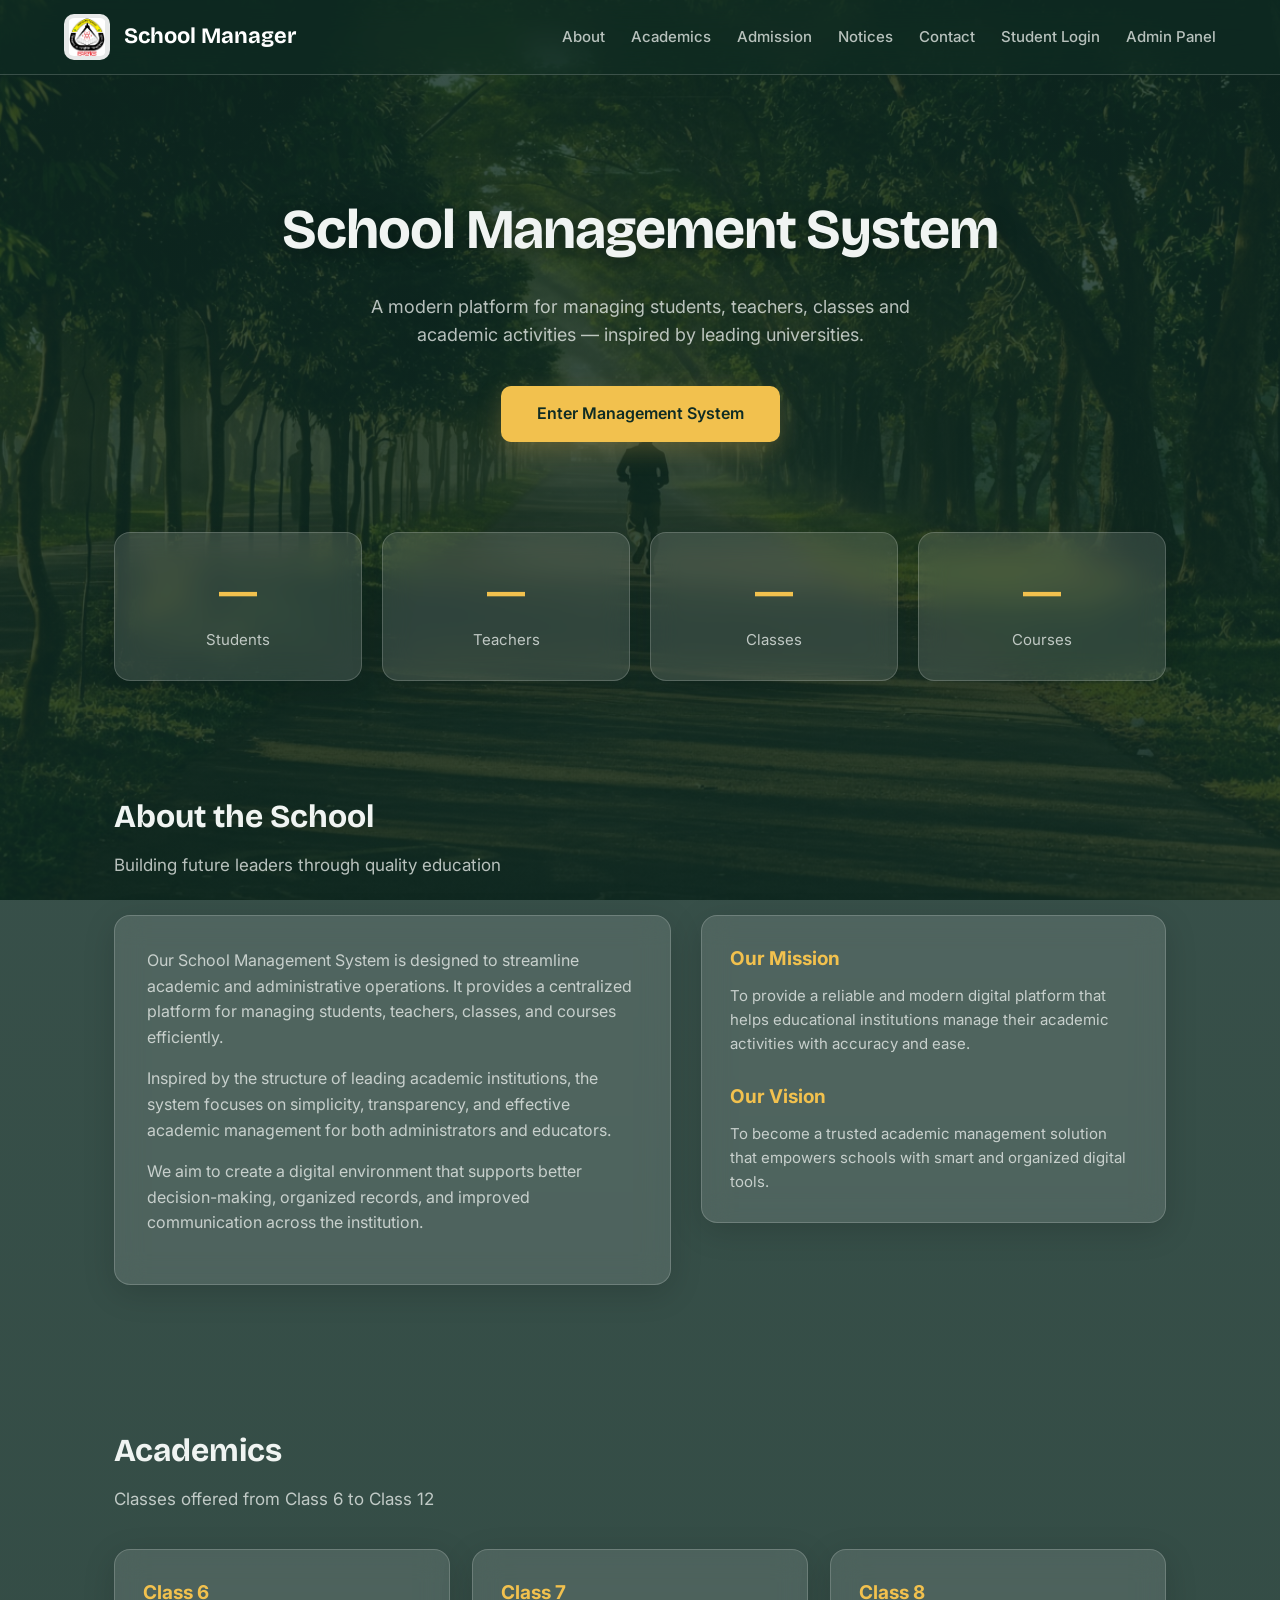
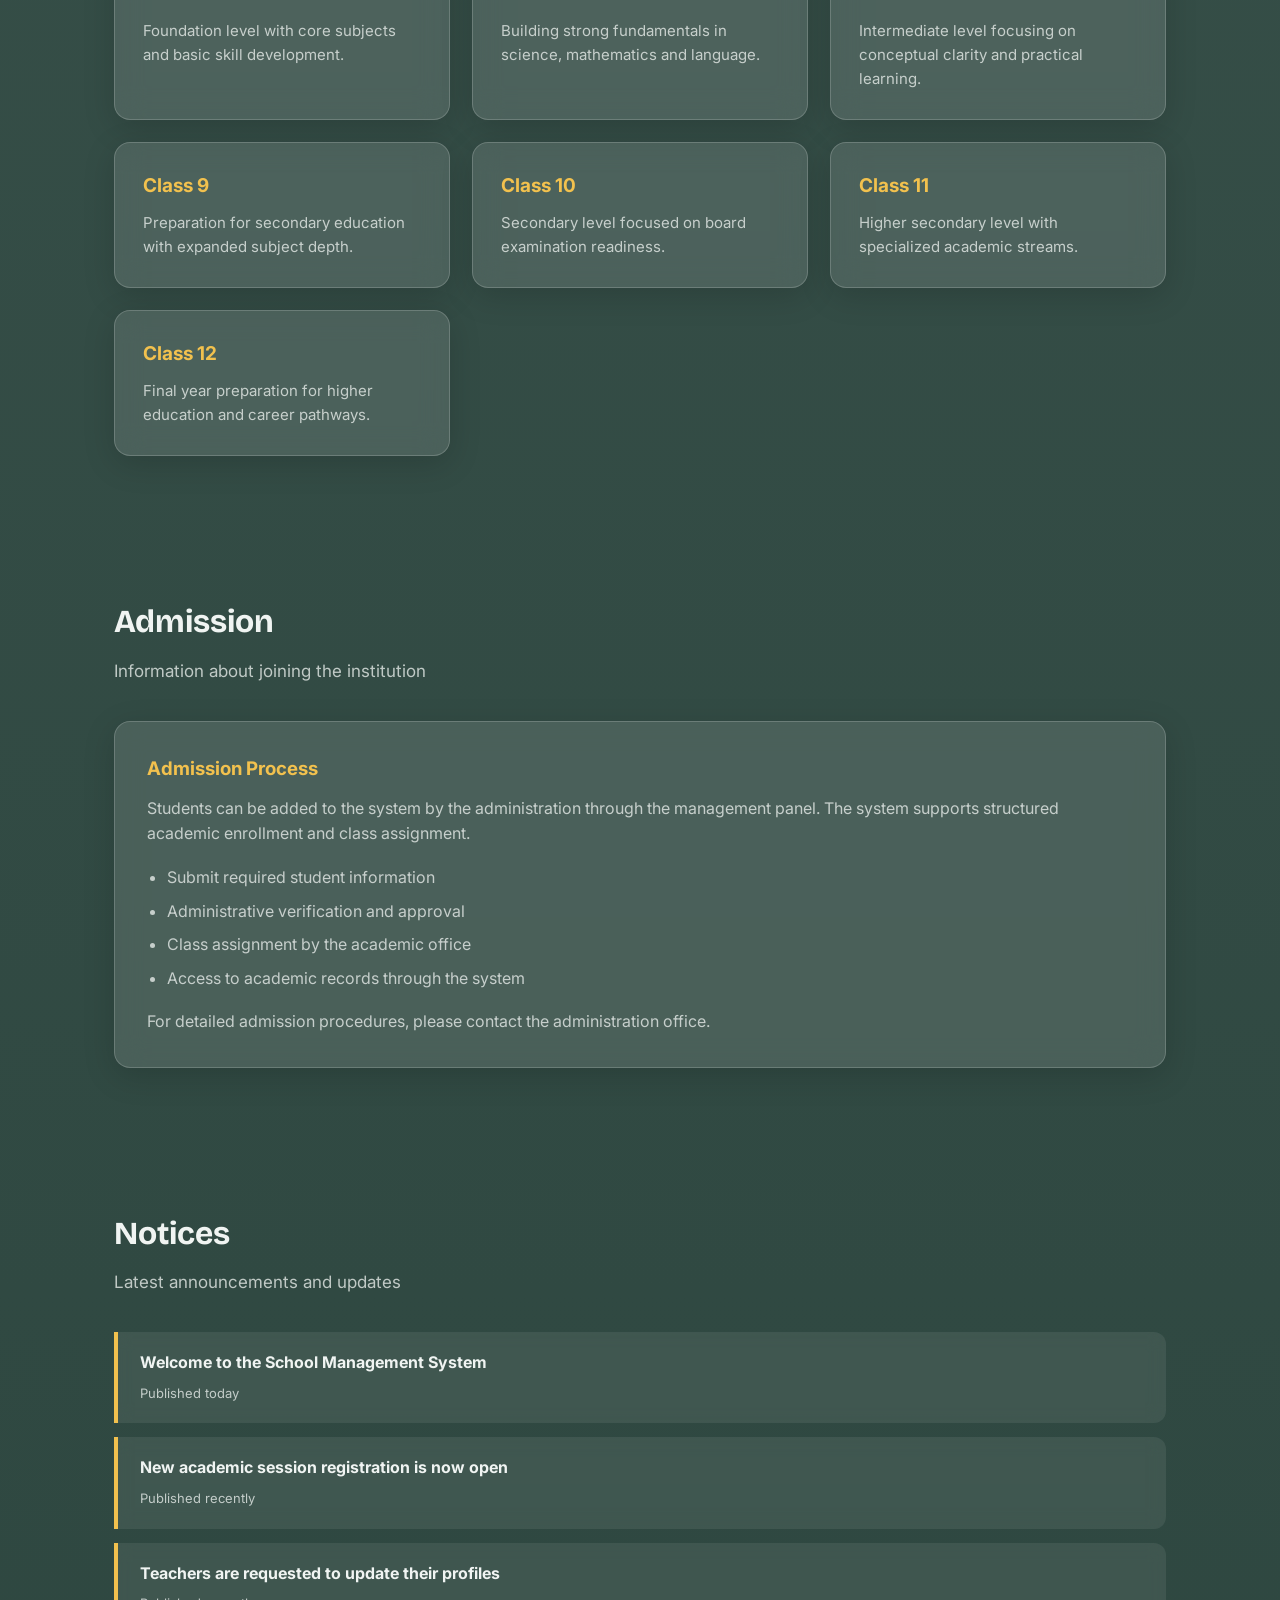
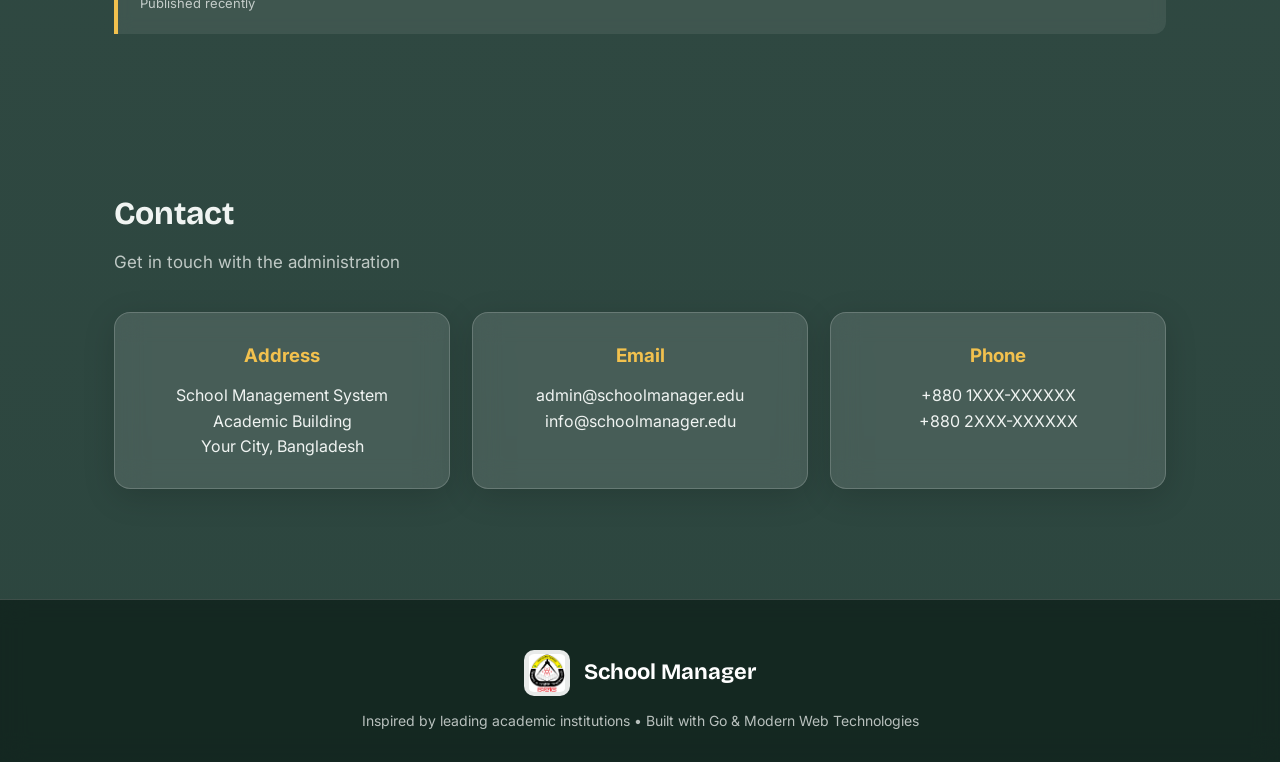
<file: frontend/index.html>
<!DOCTYPE html>
<html lang="en">
<head>
  <meta charset="UTF-8">
  <meta name="viewport" content="width=device-width, initial-scale=1.0">
  <title>School Management System</title>
  <link rel="preconnect" href="https://fonts.googleapis.com">
  <link href="https://fonts.googleapis.com/css2?family=Bricolage+Grotesque:wght@600;700&family=Inter:wght@400;500;600&display=swap" rel="stylesheet">
  <style>
    :root {
      --pine: #0f2c24;
      --pine2: #1a3f34;
      --chalk: #f2c14e;
      --glass: rgba(255, 255, 255, 0.12);
      --glass-border: rgba(255, 255, 255, 0.18);
      --text: #f0f4f2;
      --muted: rgba(240, 244, 242, 0.75);
    }

    * { box-sizing: border-box; margin: 0; padding: 0; }
    
    body {
      font-family: Inter, system-ui, sans-serif;
      color: var(--text);
      line-height: 1.6;
      background: 
        linear-gradient(rgba(15, 44, 36, 0.82), rgba(15, 44, 36, 0.88)),
        url('hero-bg.jpg') center/cover no-repeat fixed;
      min-height: 100vh;
    }

    /* ========== HEADER (Glassy) ========== */
    header {
      background: rgba(15, 44, 36, 0.55);
      backdrop-filter: blur(16px);
      -webkit-backdrop-filter: blur(16px);
      border-bottom: 1px solid var(--glass-border);
      padding: 14px 0;
      position: sticky;
      top: 0;
      z-index: 100;
    }
    .header-inner {
      max-width: 1200px;
      margin: 0 auto;
      padding: 0 24px;
      display: flex;
      justify-content: space-between;
      align-items: center;
    }
    .logo {
      display: flex;
      align-items: center;
      gap: 14px;
      font-family: "Bricolage Grotesque", sans-serif;
      font-weight: 700;
      font-size: 22px;
      color: white;
      text-decoration: none;
    }
    .logo img {
      width: 46px;
      height: 46px;
      object-fit: contain;
      border-radius: 10px;
      background: rgba(255,255,255,0.9);
      padding: 4px;
    }
    nav a {
      color: var(--muted);
      text-decoration: none;
      margin-left: 22px;
      font-size: 15px;
      font-weight: 500;
      transition: 0.2s;
    }
    nav a:hover { color: var(--chalk); }

    /* ========== HERO ========== */
    .hero {
      padding: 110px 24px 90px;
      text-align: center;
    }
    .hero h1 {
      font-family: "Bricolage Grotesque", sans-serif;
      font-size: clamp(34px, 5vw, 56px);
      font-weight: 700;
      letter-spacing: -0.02em;
      margin-bottom: 18px;
      text-shadow: 0 4px 20px rgba(0,0,0,0.3);
    }
    .hero p {
      font-size: 18px;
      color: var(--muted);
      max-width: 620px;
      margin: 0 auto 36px;
    }
    .btn {
      display: inline-block;
      background: var(--chalk);
      color: var(--pine);
      padding: 15px 36px;
      border-radius: 10px;
      text-decoration: none;
      font-weight: 600;
      font-size: 16px;
      transition: 0.25s;
      box-shadow: 0 8px 25px rgba(242, 193, 78, 0.25);
    }
    .btn:hover {
      transform: translateY(-3px);
      box-shadow: 0 12px 30px rgba(242, 193, 78, 0.35);
    }

    /* ========== GLASS CARDS ========== */
    .glass {
      background: var(--glass);
      backdrop-filter: blur(14px);
      -webkit-backdrop-filter: blur(14px);
      border: 1px solid var(--glass-border);
      border-radius: 16px;
      box-shadow: 0 8px 32px rgba(0, 0, 0, 0.15);
    }

    /* Stats */
    .stats {
      max-width: 1100px;
      margin: 0 auto;
      padding: 0 24px 40px;
      display: grid;
      grid-template-columns: repeat(auto-fit, minmax(200px, 1fr));
      gap: 20px;
    }
    .stat-card {
      padding: 28px 24px;
      text-align: center;
    }
    .stat-card h3 {
      font-size: 38px;
      font-weight: 700;
      color: var(--chalk);
      margin-bottom: 6px;
    }
    .stat-card p {
      color: var(--muted);
      font-size: 15px;
    }

    /* Sections */
    section {
      max-width: 1100px;
      margin: 0 auto;
      padding: 70px 24px;
    }
    .section-title {
      font-family: "Bricolage Grotesque", sans-serif;
      font-size: 32px;
      font-weight: 700;
      margin-bottom: 10px;
    }
    .section-sub {
      color: var(--muted);
      margin-bottom: 36px;
      font-size: 17px;
    }

    .cards {
      display: grid;
      grid-template-columns: repeat(auto-fit, minmax(250px, 1fr));
      gap: 22px;
    }
    .card {
      padding: 28px;
      transition: 0.25s;
    }
    .card:hover {
      transform: translateY(-4px);
      border-color: rgba(242, 193, 78, 0.35);
    }
    .card h3 {
      font-size: 19px;
      margin-bottom: 10px;
      color: var(--chalk);
    }
    .card p {
      color: var(--muted);
      font-size: 15px;
    }

    /* About */
    .about-content {
      display: grid;
      grid-template-columns: 1.2fr 1fr;
      gap: 30px;
      align-items: start;
    }
    .about-text p {
      margin-bottom: 16px;
      color: var(--muted);
      font-size: 16px;
    }

    /* Admission & Contact */
    .info-box {
      padding: 32px;
    }
    .info-box ul {
      margin: 18px 0 18px 20px;
      color: var(--muted);
    }
    .info-box li { margin-bottom: 8px; }

    .contact-grid {
      display: grid;
      grid-template-columns: repeat(auto-fit, minmax(240px, 1fr));
      gap: 22px;
    }
    .contact-card {
      padding: 28px;
      text-align: center;
    }
    .contact-card h3 {
      color: var(--chalk);
      margin-bottom: 12px;
    }

    /* Notices */
    .notice-item {
      background: rgba(255,255,255,0.08);
      border-left: 4px solid var(--chalk);
      padding: 18px 22px;
      margin-bottom: 14px;
      border-radius: 0 12px 12px 0;
      backdrop-filter: blur(8px);
    }
    .notice-item h4 { margin-bottom: 4px; }
    .notice-item span {
      font-size: 13px;
      color: var(--muted);
    }

    /* Footer */
    footer {
      background: rgba(10, 28, 22, 0.7);
      backdrop-filter: blur(12px);
      border-top: 1px solid var(--glass-border);
      color: var(--muted);
      padding: 50px 24px 30px;
      text-align: center;
      margin-top: 40px;
    }
    footer .logo {
      justify-content: center;
      margin-bottom: 14px;
    }
    footer p { font-size: 14px; }

    @media (max-width: 800px) {
      .about-content { grid-template-columns: 1fr; }
      nav a { margin-left: 12px; font-size: 13px; }
      .hero { padding: 80px 20px 60px; }
    }
  </style>
</head>
<body>

  <!-- Header -->
  <header>
    <div class="header-inner">
      <a href="#" class="logo">
        <img src="logo.png" alt="Logo" onerror="this.style.display='none'">
        School Manager
      </a>
      <nav>
        <a href="#about">About</a>
        <a href="#academics">Academics</a>
        <a href="#admission">Admission</a>
        <a href="#notices">Notices</a>
        <a href="#contact">Contact</a>
        <a href="login.html">Student Login</a>
        <a href="admin.html">Admin Panel</a>
      </nav>
    </div>
  </header>

  <!-- Hero -->
  <section class="hero">
    <h1>School Management System</h1>
    <p>A modern platform for managing students, teachers, classes and academic activities — inspired by leading universities.</p>
    <a href="admin.html" class="btn">Enter Management System</a>
  </section>

  <!-- Stats -->
  <div class="stats" id="stats">
    <div class="stat-card glass">
      <h3 id="stat-students">—</h3>
      <p>Students</p>
    </div>
    <div class="stat-card glass">
      <h3 id="stat-teachers">—</h3>
      <p>Teachers</p>
    </div>
    <div class="stat-card glass">
      <h3 id="stat-classes">—</h3>
      <p>Classes</p>
    </div>
    <div class="stat-card glass">
      <h3 id="stat-courses">—</h3>
      <p>Courses</p>
    </div>
  </div>

  <!-- About -->
  <section id="about">
    <h2 class="section-title">About the School</h2>
    <p class="section-sub">Building future leaders through quality education</p>
    
    <div class="about-content">
      <div class="about-text glass" style="padding: 32px;">
        <p>
          Our School Management System is designed to streamline academic and administrative operations. 
          It provides a centralized platform for managing students, teachers, classes, and courses efficiently.
        </p>
        <p>
          Inspired by the structure of leading academic institutions, the system focuses on simplicity, 
          transparency, and effective academic management for both administrators and educators.
        </p>
        <p>
          We aim to create a digital environment that supports better decision-making, organized records, 
          and improved communication across the institution.
        </p>
      </div>
      <div class="card glass">
        <h3>Our Mission</h3>
        <p>To provide a reliable and modern digital platform that helps educational institutions manage their academic activities with accuracy and ease.</p>
        <br>
        <h3>Our Vision</h3>
        <p>To become a trusted academic management solution that empowers schools with smart and organized digital tools.</p>
      </div>
    </div>
  </section>

<!-- Academics -->
<section id="academics">
  <h2 class="section-title">Academics</h2>
  <p class="section-sub">Classes offered from Class 6 to Class 12</p>
  
  <div class="cards">
    <a href="class.html?class=6" class="card glass" style="text-decoration:none; color:inherit;">
      <h3>Class 6</h3>
      <p>Foundation level with core subjects and basic skill development.</p>
    </a>
    <a href="class.html?class=7" class="card glass" style="text-decoration:none; color:inherit;">
      <h3>Class 7</h3>
      <p>Building strong fundamentals in science, mathematics and language.</p>
    </a>
    <a href="class.html?class=8" class="card glass" style="text-decoration:none; color:inherit;">
      <h3>Class 8</h3>
      <p>Intermediate level focusing on conceptual clarity and practical learning.</p>
    </a>
    <a href="class.html?class=9" class="card glass" style="text-decoration:none; color:inherit;">
      <h3>Class 9</h3>
      <p>Preparation for secondary education with expanded subject depth.</p>
    </a>
    <a href="class.html?class=10" class="card glass" style="text-decoration:none; color:inherit;">
      <h3>Class 10</h3>
      <p>Secondary level focused on board examination readiness.</p>
    </a>
    <a href="class.html?class=11" class="card glass" style="text-decoration:none; color:inherit;">
      <h3>Class 11</h3>
      <p>Higher secondary level with specialized academic streams.</p>
    </a>
    <a href="class.html?class=12" class="card glass" style="text-decoration:none; color:inherit;">
      <h3>Class 12</h3>
      <p>Final year preparation for higher education and career pathways.</p>
    </a>
  </div>
</section>

  <!-- Admission -->
  <section id="admission">
    <h2 class="section-title">Admission</h2>
    <p class="section-sub">Information about joining the institution</p>
    <div class="info-box glass">
      <h3 style="color:var(--chalk); margin-bottom:12px;">Admission Process</h3>
      <p style="color:var(--muted); margin-bottom:16px;">
        Students can be added to the system by the administration through the management panel. 
        The system supports structured academic enrollment and class assignment.
      </p>
      <ul>
        <li>Submit required student information</li>
        <li>Administrative verification and approval</li>
        <li>Class assignment by the academic office</li>
        <li>Access to academic records through the system</li>
      </ul>
      <p style="color:var(--muted);">
        For detailed admission procedures, please contact the administration office.
      </p>
    </div>
  </section>

  <!-- Notices -->
  <section id="notices">
    <h2 class="section-title">Notices</h2>
    <p class="section-sub">Latest announcements and updates</p>
    <div class="notice-item">
      <h4>Welcome to the School Management System</h4>
      <span>Published today</span>
    </div>
    <div class="notice-item">
      <h4>New academic session registration is now open</h4>
      <span>Published recently</span>
    </div>
    <div class="notice-item">
      <h4>Teachers are requested to update their profiles</h4>
      <span>Published recently</span>
    </div>
  </section>

  <!-- Contact -->
  <section id="contact">
    <h2 class="section-title">Contact</h2>
    <p class="section-sub">Get in touch with the administration</p>
    <div class="contact-grid">
      <div class="contact-card glass">
        <h3>Address</h3>
        <p>School Management System<br>Academic Building<br>Your City, Bangladesh</p>
      </div>
      <div class="contact-card glass">
        <h3>Email</h3>
        <p>admin@schoolmanager.edu<br>info@schoolmanager.edu</p>
      </div>
      <div class="contact-card glass">
        <h3>Phone</h3>
        <p>+880 1XXX-XXXXXX<br>+880 2XXX-XXXXXX</p>
      </div>
    </div>
  </section>

  <!-- Footer -->
  <footer>
    <div class="logo">
      <img src="logo.png" alt="Logo" onerror="this.style.display='none'">
      School Manager
    </div>
    <p>Inspired by leading academic institutions • Built with Go & Modern Web Technologies</p>
  </footer>

  <script>
    async function loadStats() {
      try {
        const res = await fetch("http://localhost:8080/api/stats");
        if (!res.ok) return;
        const data = await res.json();
        document.getElementById("stat-students").textContent = data.total_students || 0;
        document.getElementById("stat-teachers").textContent = data.teachers || 0;
        document.getElementById("stat-classes").textContent = data.total_classes || 0;
        document.getElementById("stat-courses").textContent = data.total_courses || 0;
      } catch (err) {
        console.log("Backend not running");
      }
    }
    loadStats();
  </script>
</body>
</html>
</file>
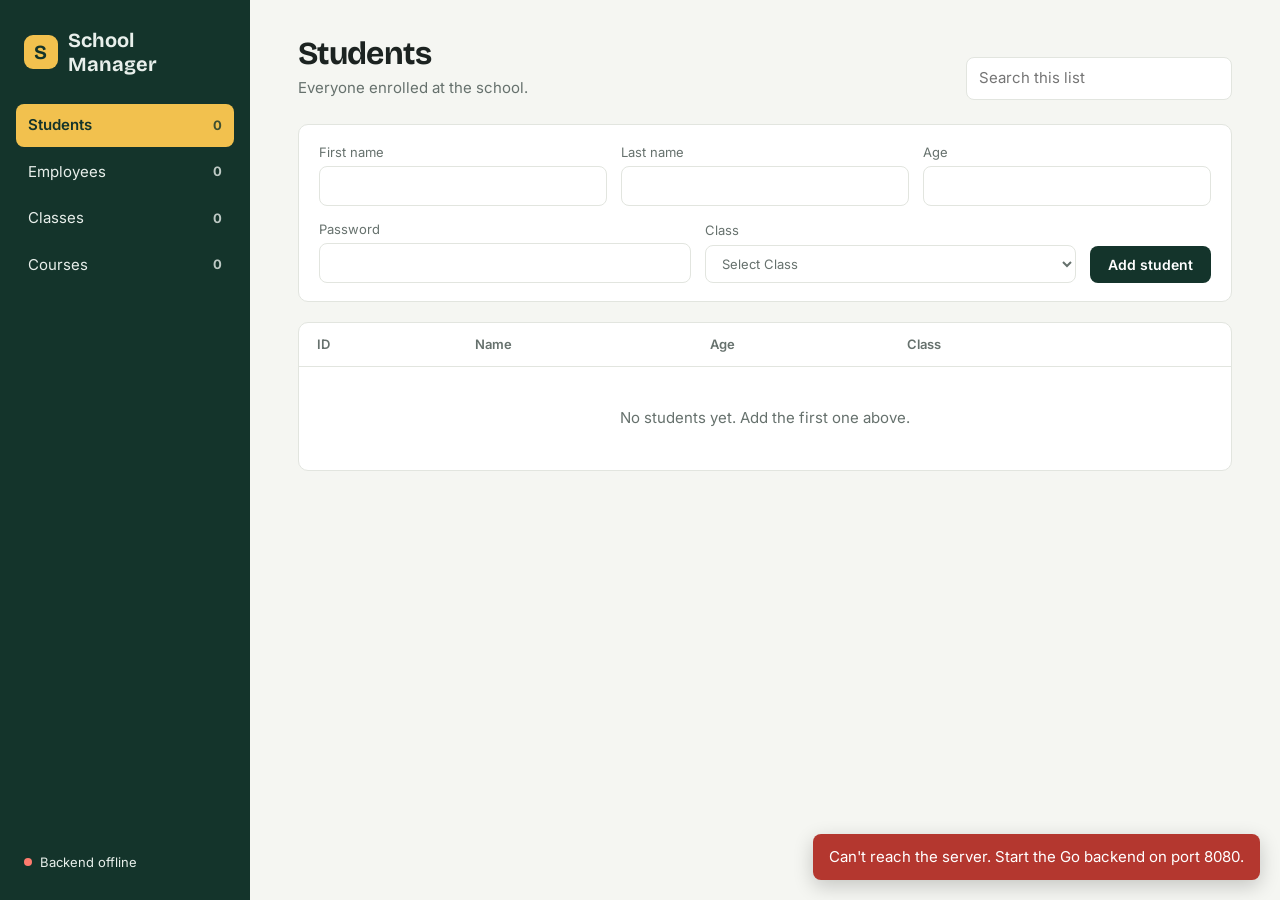
<file: frontend/admin.html>
<!DOCTYPE html>
<html lang="en">
<head>
  <meta charset="UTF-8">
  <meta name="viewport" content="width=device-width, initial-scale=1.0">
  <title>School Management System</title>
  <link rel="preconnect" href="https://fonts.googleapis.com">
  <link href="https://fonts.googleapis.com/css2?family=Bricolage+Grotesque:wght@600;700&family=Inter:wght@400;500;600&display=swap" rel="stylesheet">
  <link rel="stylesheet" href="style.css">
</head>
<body>
  <aside class="side">
    <div class="brand"><span class="mark">S</span>School Manager</div>
    <nav id="nav" aria-label="Sections"></nav>
    <p class="status" id="status">Connecting…</p>
  </aside>
  <main>
    <header class="top">
      <div>
        <h1 id="title"></h1>
        <p id="sub"></p>
      </div>
      <input id="search" type="search" placeholder="Search this list" aria-label="Search this list">
    </header>
    <form id="form" class="card"></form>
    <div class="card table-wrap">
      <table>
        <thead id="thead"></thead>
        <tbody id="tbody"></tbody>
      </table>
      <div id="empty" class="empty" hidden></div>
    </div>
  </main>
  <div id="toasts" aria-live="polite"></div>
  <script src="app.js"></script>
</body>
</html>
</file>
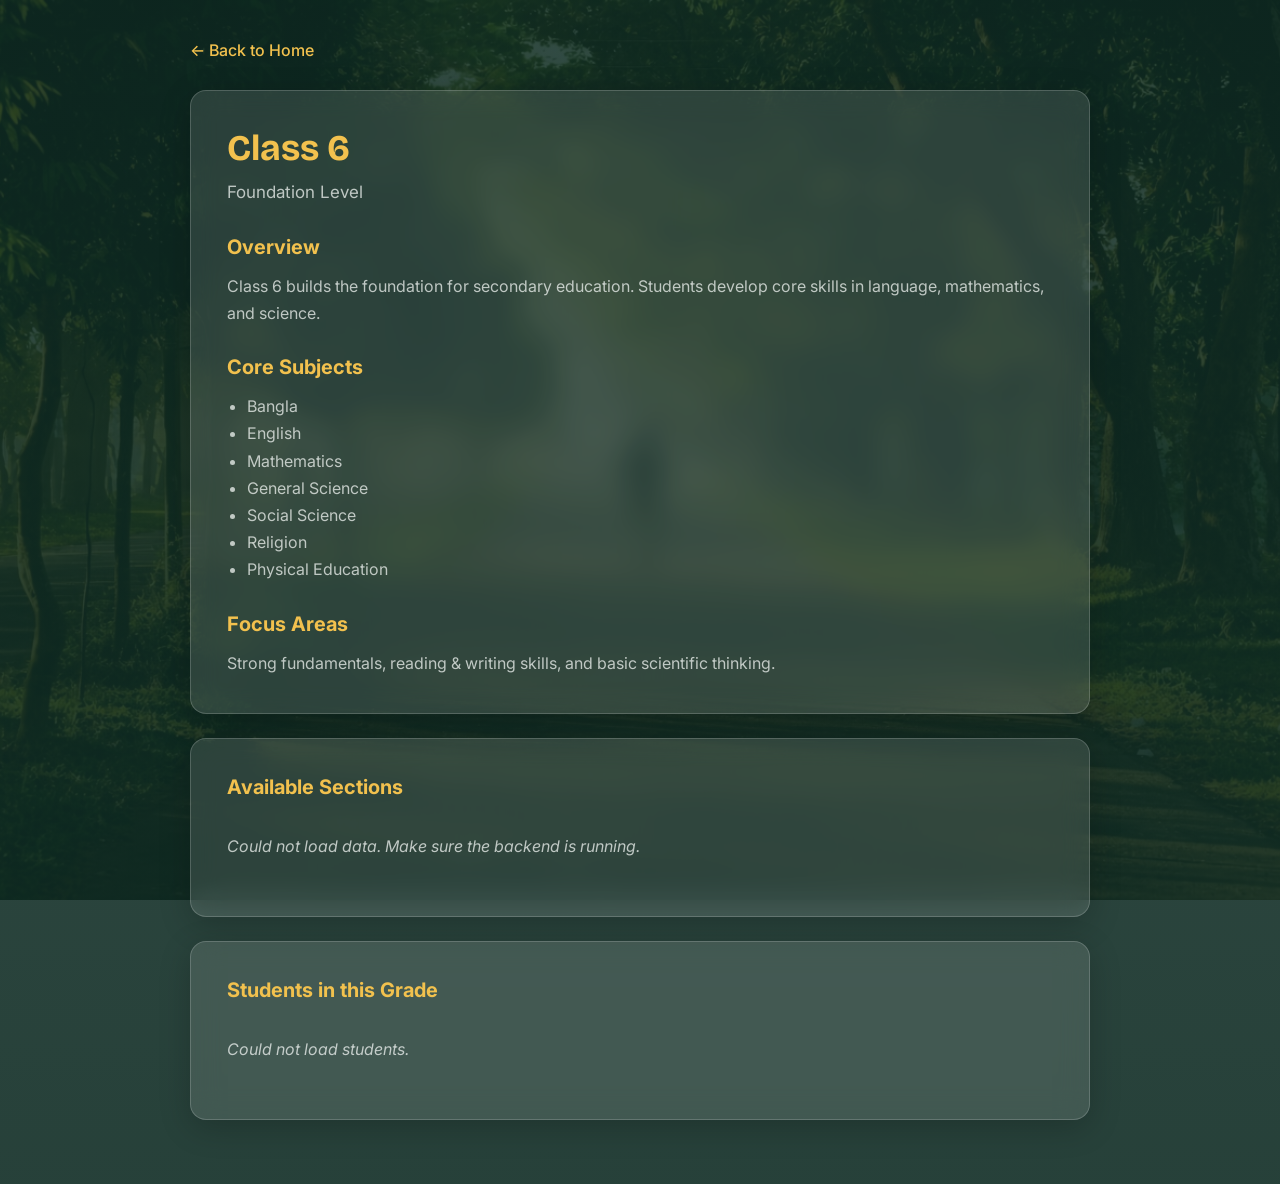
<file: frontend/class.html>
<!DOCTYPE html>
<html lang="en">
<head>
  <meta charset="UTF-8">
  <meta name="viewport" content="width=device-width, initial-scale=1.0">
  <title>Class Information</title>
  <link href="https://fonts.googleapis.com/css2?family=Bricolage+Grotesque:wght@600;700&family=Inter:wght@400;500;600&display=swap" rel="stylesheet">
  <style>
    :root {
      --pine: #0f2c24;
      --chalk: #f2c14e;
      --glass: rgba(255, 255, 255, 0.12);
      --glass-border: rgba(255, 255, 255, 0.18);
      --text: #f0f4f2;
      --muted: rgba(240, 244, 242, 0.75);
    }
    * { box-sizing: border-box; margin: 0; padding: 0; }
    body {
      font-family: Inter, system-ui, sans-serif;
      color: var(--text);
      min-height: 100vh;
      background: linear-gradient(rgba(15,44,36,0.85), rgba(15,44,36,0.9)),
                  url('hero-bg.jpg') center/cover no-repeat fixed;
      padding: 40px 20px;
    }
    .container { max-width: 900px; margin: 0 auto; }
    .back {
      display: inline-block;
      color: var(--chalk);
      text-decoration: none;
      margin-bottom: 30px;
      font-weight: 500;
    }
    .card {
      background: var(--glass);
      backdrop-filter: blur(14px);
      border: 1px solid var(--glass-border);
      border-radius: 16px;
      padding: 36px;
      margin-bottom: 24px;
      box-shadow: 0 8px 32px rgba(0,0,0,0.2);
    }
    h1 {
      font-family: "Bricolage Grotesque", sans-serif;
      font-size: 36px;
      margin-bottom: 8px;
      color: var(--chalk);
    }
    .subtitle {
      color: var(--muted);
      margin-bottom: 28px;
      font-size: 17px;
    }
    h2 {
      font-size: 20px;
      margin: 28px 0 14px;
      color: var(--chalk);
    }
    p, li { color: var(--muted); line-height: 1.7; }
    ul { margin-left: 20px; margin-bottom: 10px; }

    table {
      width: 100%;
      border-collapse: collapse;
      margin-top: 12px;
    }
    th, td {
      padding: 12px 14px;
      text-align: left;
      border-bottom: 1px solid rgba(255,255,255,0.1);
    }
    th {
      color: var(--chalk);
      font-size: 14px;
    }
    td { font-size: 15px; }
    .empty {
      color: var(--muted);
      padding: 20px 0;
      font-style: italic;
    }
    .badge {
      display: inline-block;
      background: rgba(242, 193, 78, 0.15);
      color: var(--chalk);
      padding: 4px 10px;
      border-radius: 20px;
      font-size: 13px;
      margin-right: 8px;
    }
  </style>
</head>
<body>
  <div class="container">
    <a href="index.html" class="back">← Back to Home</a>

    <div class="card">
      <h1 id="classTitle">Class</h1>
      <p class="subtitle" id="classSubtitle">Loading information...</p>

      <h2>Overview</h2>
      <p id="classOverview"></p>

      <h2>Core Subjects</h2>
      <ul id="classSubjects"></ul>

      <h2>Focus Areas</h2>
      <p id="classFocus"></p>
    </div>

    <!-- Real Classes from Backend -->
    <div class="card">
      <h2 style="margin-top:0;">Available Sections</h2>
      <div id="sectionsList">
        <p class="empty">Loading classes...</p>
      </div>
    </div>

    <!-- Students List -->
    <div class="card">
      <h2 style="margin-top:0;">Students in this Grade</h2>
      <div id="studentsList">
        <p class="empty">Loading students...</p>
      </div>
    </div>
  </div>

  <script>
    const API = "http://localhost:8080/api";

    // Static info for each grade
    const classInfo = {
      "6": {
        title: "Class 6",
        subtitle: "Foundation Level",
        overview: "Class 6 builds the foundation for secondary education. Students develop core skills in language, mathematics, and science.",
        subjects: ["Bangla", "English", "Mathematics", "General Science", "Social Science", "Religion", "Physical Education"],
        focus: "Strong fundamentals, reading & writing skills, and basic scientific thinking."
      },
      "7": {
        title: "Class 7",
        subtitle: "Developing Fundamentals",
        overview: "Class 7 strengthens concepts and introduces more advanced topics across major subjects.",
        subjects: ["Bangla", "English", "Mathematics", "General Science", "Social Science", "Religion", "ICT"],
        focus: "Conceptual clarity, problem-solving, and introduction to technology."
      },
      "8": {
        title: "Class 8",
        subtitle: "Intermediate Level",
        overview: "Class 8 prepares students for secondary education with deeper understanding of core subjects.",
        subjects: ["Bangla", "English", "Mathematics", "Science", "Bangladesh & Global Studies", "Religion", "ICT"],
        focus: "Analytical thinking and practical knowledge."
      },
      "9": {
        title: "Class 9",
        subtitle: "Secondary Foundation",
        overview: "Class 9 marks the beginning of secondary education and preparation for board exams.",
        subjects: ["Bangla", "English", "Mathematics", "Physics", "Chemistry", "Biology", "Higher Math / Accounting", "ICT"],
        focus: "Subject specialization and academic discipline."
      },
      "10": {
        title: "Class 10",
        subtitle: "SSC Preparation",
        overview: "Class 10 focuses on Secondary School Certificate (SSC) examination preparation.",
        subjects: ["Bangla", "English", "Mathematics", "Physics", "Chemistry", "Biology", "Higher Math / Business", "ICT"],
        focus: "Board exam readiness and strong performance in core subjects."
      },
      "11": {
        title: "Class 11",
        subtitle: "Higher Secondary - First Year",
        overview: "Class 11 is the first year of higher secondary where students choose specialized streams.",
        subjects: ["Subjects according to group (Science / Commerce / Arts)"],
        focus: "Stream specialization and university preparation."
      },
      "12": {
        title: "Class 12",
        subtitle: "Higher Secondary - Final Year",
        overview: "Class 12 is the final year focused on HSC examination and higher studies preparation.",
        subjects: ["Advanced subjects according to chosen group"],
        focus: "HSC excellence and career guidance."
      }
    };

    // Get grade from URL
    const params = new URLSearchParams(window.location.search);
    const grade = params.get("class") || "6";
    const info = classInfo[grade] || classInfo["6"];

    // Fill static info
    document.getElementById("classTitle").textContent = info.title;
    document.getElementById("classSubtitle").textContent = info.subtitle;
    document.getElementById("classOverview").textContent = info.overview;
    document.getElementById("classFocus").textContent = info.focus;

    const subjectsList = document.getElementById("classSubjects");
    info.subjects.forEach(sub => {
      const li = document.createElement("li");
      li.textContent = sub;
      subjectsList.appendChild(li);
    });

    // Load real data from backend
    async function loadRealData() {
      try {
        // 1. Get classes of this grade
        const classRes = await fetch(`${API}/classes/grade/${grade}`);
        const gradeClasses = await classRes.json() || [];

        // 2. Get all students and employees
        const [stuRes, empRes] = await Promise.all([
          fetch(`${API}/students`),
          fetch(`${API}/employees`)
        ]);
        const allStudents = await stuRes.json() || [];
        const allEmployees = await empRes.json() || [];

        // Show sections
        const sectionsDiv = document.getElementById("sectionsList");
        if (gradeClasses.length === 0) {
          sectionsDiv.innerHTML = `<p class="empty">No sections created yet for Class ${grade}. Please add from Admin Panel.</p>`;
        } else {
          let html = `<table>
            <thead>
              <tr>
                <th>Section Name</th>
                <th>Teacher</th>
                <th>Total Students</th>
              </tr>
            </thead>
            <tbody>`;

          gradeClasses.forEach(cl => {
            const teacher = allEmployees.find(e => e.id === cl.teacher_id);
            const teacherName = teacher ? teacher.name : "Not assigned";
            html += `
              <tr>
                <td>${cl.name}</td>
                <td>${teacherName}</td>
                <td>${(cl.student_ids || []).length}</td>
              </tr>`;
          });

          html += `</tbody></table>`;
          sectionsDiv.innerHTML = html;
        }

        // Show students of this grade
        const studentIds = new Set();
        gradeClasses.forEach(cl => {
          (cl.student_ids || []).forEach(id => studentIds.add(id));
        });

        const gradeStudents = allStudents.filter(s => studentIds.has(s.id));

        const studentsDiv = document.getElementById("studentsList");
        if (gradeStudents.length === 0) {
          studentsDiv.innerHTML = `<p class="empty">No students assigned to Class ${grade} yet.</p>`;
        } else {
          let html = `<table>
            <thead>
              <tr>
                <th>ID</th>
                <th>Name</th>
                <th>Age</th>
              </tr>
            </thead>
            <tbody>`;

          gradeStudents.forEach(s => {
            html += `
              <tr>
                <td>${s.id}</td>
                <td>${s.first_name} ${s.last_name}</td>
                <td>${s.age}</td>
              </tr>`;
          });

          html += `</tbody></table>`;
          studentsDiv.innerHTML = html;
        }

      } catch (err) {
        console.error(err);
        document.getElementById("sectionsList").innerHTML = 
          `<p class="empty">Could not load data. Make sure the backend is running.</p>`;
        document.getElementById("studentsList").innerHTML = 
          `<p class="empty">Could not load students.</p>`;
      }
    }

    loadRealData();
  </script>
</body>
</html>
</file>
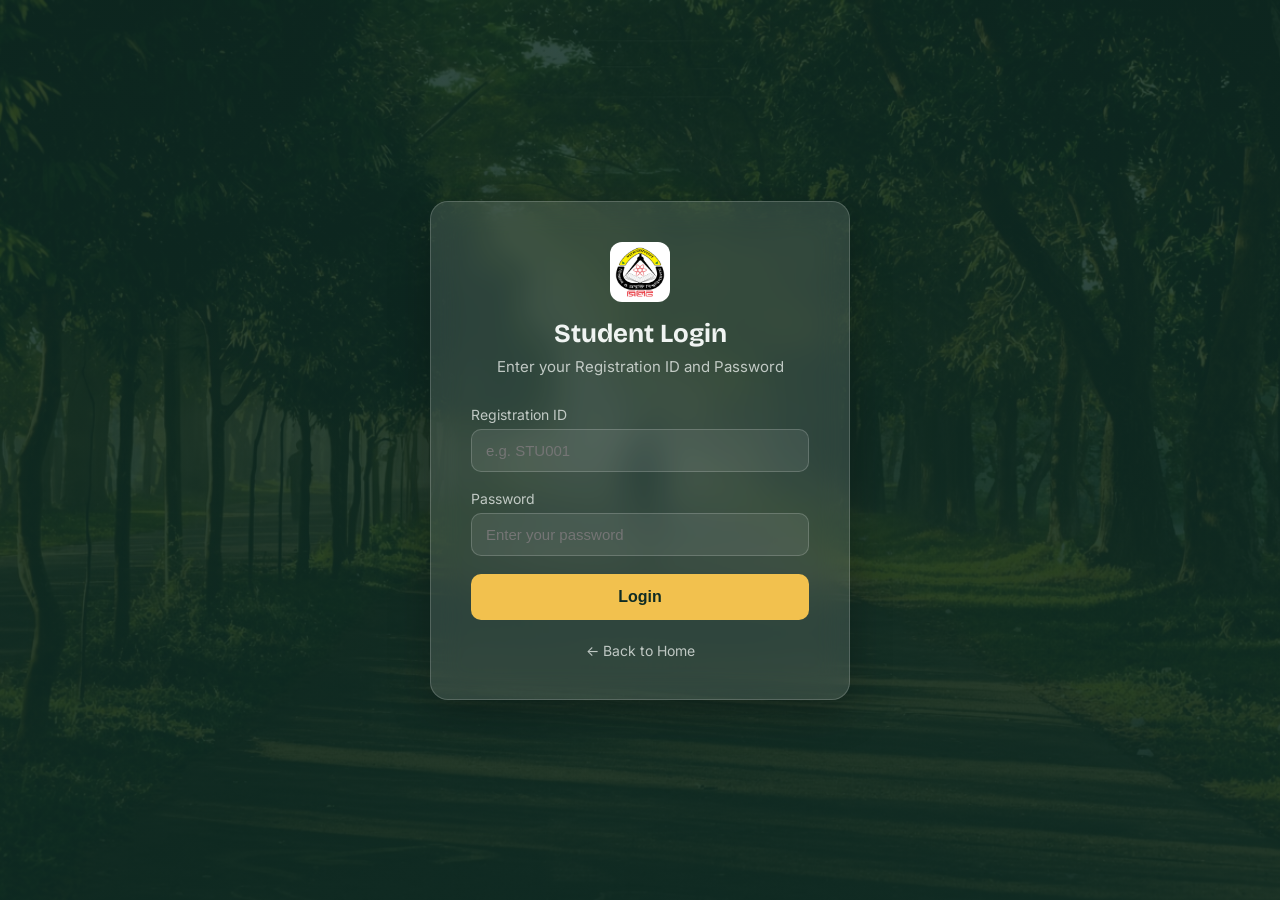
<file: frontend/login.html>
<!DOCTYPE html>
<html lang="en">
<head>
  <meta charset="UTF-8">
  <meta name="viewport" content="width=device-width, initial-scale=1.0">
  <title>Student Login</title>
  <link href="https://fonts.googleapis.com/css2?family=Bricolage+Grotesque:wght@600;700&family=Inter:wght@400;500;600&display=swap" rel="stylesheet">
  <style>
    :root {
      --pine: #0f2c24;
      --chalk: #f2c14e;
      --glass: rgba(255, 255, 255, 0.12);
      --glass-border: rgba(255, 255, 255, 0.18);
      --text: #f0f4f2;
      --muted: rgba(240, 244, 242, 0.75);
    }
    * { box-sizing: border-box; margin: 0; padding: 0; }
    body {
      font-family: Inter, system-ui, sans-serif;
      color: var(--text);
      min-height: 100vh;
      display: flex;
      align-items: center;
      justify-content: center;
      background: linear-gradient(rgba(15,44,36,0.85), rgba(15,44,36,0.9)),
                  url('hero-bg.jpg') center/cover no-repeat fixed;
      padding: 20px;
    }
    .login-card {
      background: var(--glass);
      backdrop-filter: blur(16px);
      border: 1px solid var(--glass-border);
      border-radius: 18px;
      padding: 40px;
      width: 100%;
      max-width: 420px;
      box-shadow: 0 12px 40px rgba(0,0,0,0.25);
    }
    .logo {
      text-align: center;
      margin-bottom: 28px;
    }
    .logo img {
      width: 60px;
      height: 60px;
      border-radius: 12px;
      background: white;
      padding: 5px;
      margin-bottom: 12px;
    }
    h1 {
      font-family: "Bricolage Grotesque", sans-serif;
      font-size: 26px;
      text-align: center;
      margin-bottom: 8px;
    }
    .subtitle {
      text-align: center;
      color: var(--muted);
      margin-bottom: 30px;
      font-size: 15px;
    }
    label {
      display: block;
      margin-bottom: 6px;
      font-size: 14px;
      color: var(--muted);
    }
    input {
      width: 100%;
      padding: 12px 14px;
      border-radius: 10px;
      border: 1px solid var(--glass-border);
      background: rgba(255,255,255,0.08);
      color: white;
      font-size: 15px;
      margin-bottom: 18px;
      outline: none;
    }
    input:focus {
      border-color: var(--chalk);
    }
    button {
      width: 100%;
      padding: 14px;
      border: none;
      border-radius: 10px;
      background: var(--chalk);
      color: var(--pine);
      font-weight: 600;
      font-size: 16px;
      cursor: pointer;
      transition: 0.2s;
    }
    button:hover {
      transform: translateY(-2px);
      box-shadow: 0 8px 20px rgba(242,193,78,0.3);
    }
    .error {
      background: rgba(220, 53, 69, 0.2);
      color: #ff8a80;
      padding: 12px;
      border-radius: 8px;
      margin-bottom: 18px;
      font-size: 14px;
      display: none;
    }
    .back {
      display: block;
      text-align: center;
      margin-top: 22px;
      color: var(--muted);
      text-decoration: none;
      font-size: 14px;
    }
    .back:hover { color: var(--chalk); }
  </style>
</head>
<body>
  <div class="login-card">
    <div class="logo">
      <img src="logo.png" alt="Logo" onerror="this.style.display='none'">
      <h1>Student Login</h1>
      <p class="subtitle">Enter your Registration ID and Password</p>
    </div>

    <div class="error" id="errorMsg"></div>

    <form id="loginForm">
      <label>Registration ID</label>
      <input type="text" id="regId" placeholder="e.g. STU001" required>

      <label>Password</label>
      <input type="password" id="password" placeholder="Enter your password" required>

      <button type="submit">Login</button>
    </form>

    <a href="index.html" class="back">← Back to Home</a>
  </div>

  <script>
    const API = "http://localhost:8080/api";

    document.getElementById("loginForm").addEventListener("submit", async (e) => {
      e.preventDefault();

      const regId = document.getElementById("regId").value.trim();
      const password = document.getElementById("password").value;
      const errorMsg = document.getElementById("errorMsg");

      errorMsg.style.display = "none";

      try {
        const res = await fetch(`${API}/student/login`, {
          method: "POST",
          headers: { "Content-Type": "application/json" },
          body: JSON.stringify({
            registration_id: regId,
            password: password
          })
        });

        const data = await res.json();

        if (!res.ok) {
          errorMsg.textContent = data.error || "Login failed";
          errorMsg.style.display = "block";
          return;
        }

        // Save student data in browser
        localStorage.setItem("student", JSON.stringify(data.student));

        // Redirect to student dashboard
        window.location.href = "student-dashboard.html";

      } catch (err) {
        errorMsg.textContent = "Cannot connect to server. Make sure backend is running.";
        errorMsg.style.display = "block";
      }
    });
  </script>
</body>
</html>
</file>
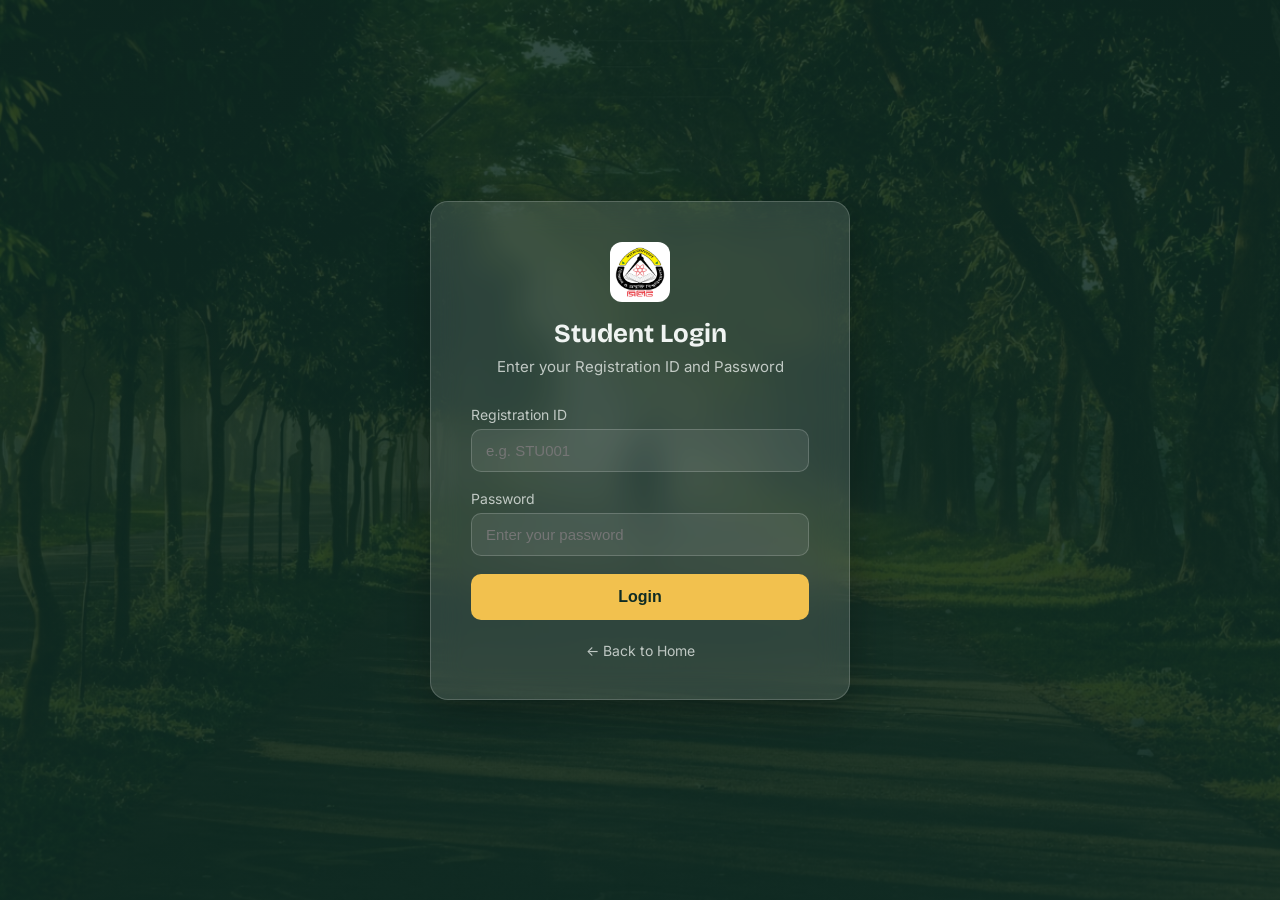
<file: frontend/student-dashboard.html>
<!DOCTYPE html>
<html lang="en">
<head>
  <meta charset="UTF-8">
  <meta name="viewport" content="width=device-width, initial-scale=1.0">
  <title>Student Dashboard</title>
  <link href="https://fonts.googleapis.com/css2?family=Bricolage+Grotesque:wght@600;700&family=Inter:wght@400;500;600&display=swap" rel="stylesheet">
  <style>
    :root {
      --pine: #0f2c24;
      --chalk: #f2c14e;
      --glass: rgba(255, 255, 255, 0.12);
      --glass-border: rgba(255, 255, 255, 0.18);
      --text: #f0f4f2;
      --muted: rgba(240, 244, 242, 0.75);
    }
    * { box-sizing: border-box; margin: 0; padding: 0; }
    body {
      font-family: Inter, system-ui, sans-serif;
      color: var(--text);
      min-height: 100vh;
      background: linear-gradient(rgba(15,44,36,0.85), rgba(15,44,36,0.9)),
                  url('hero-bg.jpg') center/cover no-repeat fixed;
      padding: 40px 20px;
    }
    .container { max-width: 800px; margin: 0 auto; }
    header {
      display: flex;
      justify-content: space-between;
      align-items: center;
      margin-bottom: 30px;
    }
    h1 {
      font-family: "Bricolage Grotesque", sans-serif;
      font-size: 28px;
    }
    .logout {
      background: transparent;
      border: 1px solid var(--glass-border);
      color: var(--muted);
      padding: 8px 16px;
      border-radius: 8px;
      cursor: pointer;
      font-size: 14px;
    }
    .logout:hover {
      border-color: var(--chalk);
      color: var(--chalk);
    }
    .card {
      background: var(--glass);
      backdrop-filter: blur(14px);
      border: 1px solid var(--glass-border);
      border-radius: 16px;
      padding: 32px;
      margin-bottom: 24px;
    }
    .card h2 {
      color: var(--chalk);
      font-size: 20px;
      margin-bottom: 20px;
    }
    .info-row {
      display: flex;
      justify-content: space-between;
      padding: 12px 0;
      border-bottom: 1px solid rgba(255,255,255,0.08);
    }
    .info-row:last-child { border-bottom: none; }
    .label { color: var(--muted); }
    .value { font-weight: 500; }
    .coming {
      color: var(--muted);
      font-style: italic;
      padding: 10px 0;
    }
  </style>
</head>
<body>
  <div class="container">
    <header>
      <h1>Student Dashboard</h1>
      <button class="logout" onclick="logout()">Logout</button>
    </header>

    <div class="card">
      <h2>Personal Details</h2>
      <div class="info-row">
        <span class="label">Registration ID</span>
        <span class="value" id="stuId">—</span>
      </div>
      <div class="info-row">
        <span class="label">Full Name</span>
        <span class="value" id="stuName">—</span>
      </div>
      <div class="info-row">
        <span class="label">Age</span>
        <span class="value" id="stuAge">—</span>
      </div>
      <div class="info-row">
        <span class="label">Class</span>
        <span class="value" id="stuClass">—</span>
      </div>
    </div>

    <div class="card">
      <h2>Results</h2>
      <p class="coming">Results module will be added soon.</p>
    </div>

    <div class="card">
      <h2>Yearly Fees</h2>
      <p class="coming">Fees payment module will be added soon.</p>
    </div>
  </div>

  <script>
    // Check if student is logged in
    const studentData = localStorage.getItem("student");
    if (!studentData) {
      window.location.href = "login.html";
    }

    const student = JSON.parse(studentData);

    document.getElementById("stuId").textContent = student.id || "—";
    document.getElementById("stuName").textContent = 
      `${student.first_name || ""} ${student.last_name || ""}`.trim() || "—";
    document.getElementById("stuAge").textContent = student.age || "—";
    document.getElementById("stuClass").textContent = student.class_id || "Not assigned";

    function logout() {
      localStorage.removeItem("student");
      window.location.href = "login.html";
    }
  </script>
</body>
</html>
</file>
<file: frontend/style.css>
:root{--paper:#f5f6f2;--card:#fff;--ink:#1c2321;--muted:#66716d;--line:#e2e5df;--pine:#14342b;--pine2:#1f4a3d;--chalk:#f2c14e;--danger:#b4372f}
*{box-sizing:border-box;margin:0}
body{font:15px/1.5 Inter,system-ui,sans-serif;background:var(--paper);color:var(--ink);display:grid;grid-template-columns:250px 1fr;min-height:100vh}
/* Sidebar */
.side{background:var(--pine);color:#e8efeb;padding:28px 16px;display:flex;flex-direction:column;gap:28px;position:sticky;top:0;height:100vh}
.brand{font:700 20px "Bricolage Grotesque",sans-serif;display:flex;align-items:center;gap:10px;padding:0 8px}
.mark{display:grid;place-items:center;width:34px;height:34px;border-radius:9px;background:var(--chalk);color:var(--pine)}
nav{display:flex;flex-direction:column;gap:4px}
nav button{display:flex;justify-content:space-between;align-items:center;gap:10px;padding:10px 12px;border:0;border-radius:8px;background:none;color:inherit;font:inherit;cursor:pointer;text-align:left;white-space:nowrap}
nav button:hover{background:var(--pine2)}
nav button[aria-current=true]{background:var(--chalk);color:var(--pine);font-weight:600}
nav b{font-size:13px;opacity:.8}
.status{margin-top:auto;font-size:13px;display:flex;gap:8px;align-items:center;padding:0 8px}
.status::before{content:"";width:8px;height:8px;border-radius:50%;background:#8a948f}
.status.ok::before{background:#5fd39a}
.status.bad::before{background:#ff7b6e}
/* Main */
main{padding:36px clamp(16px,4vw,48px);max-width:1100px;width:100%}
.top{display:flex;justify-content:space-between;align-items:flex-end;gap:16px;flex-wrap:wrap;margin-bottom:24px}
h1{font:700 32px/1.1 "Bricolage Grotesque",sans-serif;letter-spacing:-.02em}
.top p{color:var(--muted);margin-top:6px}
input,select{font:inherit;padding:9px 12px;border:1px solid var(--line);border-radius:8px;background:#fff;color:inherit;min-width:0}
input:focus-visible,select:focus-visible,button:focus-visible{outline:2px solid var(--pine);outline-offset:2px}
.card{background:var(--card);border:1px solid var(--line);border-radius:10px}
/* Form */
form.card{display:flex;flex-wrap:wrap;gap:14px;align-items:flex-end;padding:18px 20px;margin-bottom:20px}
form label{display:flex;flex-direction:column;gap:4px;font-size:13px;color:var(--muted);flex:1 1 160px}
.btn{padding:10px 18px;border:0;border-radius:8px;background:var(--pine);color:#fff;font:600 14px Inter,sans-serif;cursor:pointer}
.btn:hover{background:var(--pine2)}
/* Table */
.table-wrap{overflow-x:auto}
table{width:100%;border-collapse:collapse}
th{text-align:left;font-size:13px;font-weight:600;color:var(--muted);padding:12px 18px;border-bottom:1px solid var(--line)}
td{padding:13px 18px;border-bottom:1px solid var(--line)}
tbody tr:last-child td{border-bottom:0}
tbody tr:hover{background:#fafbf8}
td.id{color:var(--muted);font-variant-numeric:tabular-nums}
td:last-child{text-align:right}
.del{padding:5px 10px;border:1px solid var(--line);border-radius:6px;background:#fff;color:var(--danger);cursor:pointer;font:inherit;font-size:13px}
.del:hover,.del.sure{background:var(--danger);border-color:var(--danger);color:#fff}
.empty{padding:40px 20px;text-align:center;color:var(--muted)}
/* Toasts */
#toasts{position:fixed;right:20px;bottom:20px;display:flex;flex-direction:column;gap:8px}
.toast{padding:12px 16px;border-radius:8px;background:var(--ink);color:#fff;box-shadow:0 6px 20px rgba(0,0,0,.2);animation:in .2s ease}
.toast.err{background:var(--danger)}
@keyframes in{from{opacity:0;transform:translateY(8px)}}
@media(max-width:800px){body{grid-template-columns:1fr}.side{position:static;height:auto;padding:16px;gap:14px}nav{flex-direction:row;overflow-x:auto}.status{margin:0}}
@media(prefers-reduced-motion:reduce){*{animation:none!important}}
</file>
